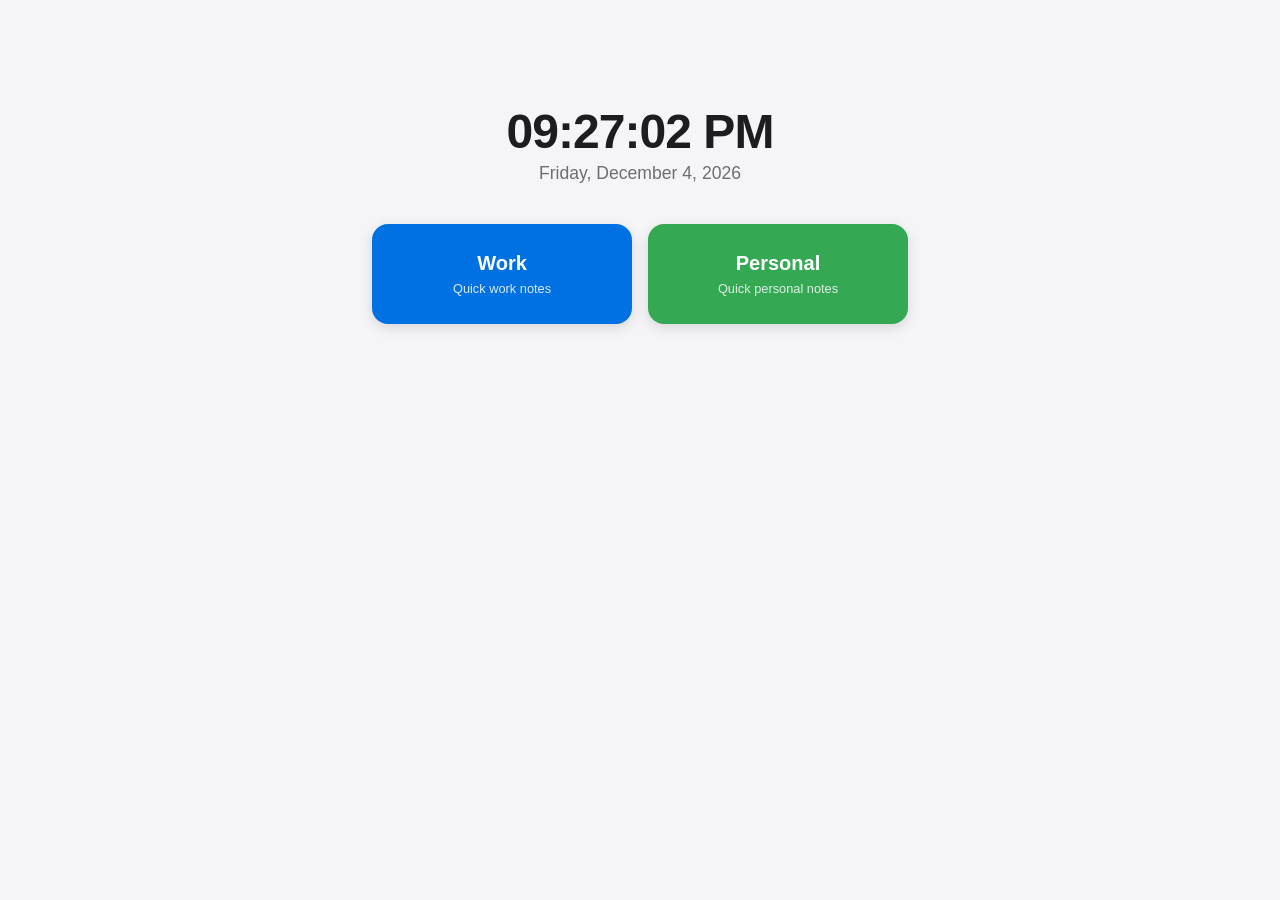
<file: index.html>
<!doctype html>
<html lang="en">
<head>
<meta charset="UTF-8" />
<meta name="viewport" content="width=device-width, initial-scale=1" />
<title>Notes Dashboard</title>
<link rel="stylesheet" href="style.css" />
</head>
<body>
  <div class="wrap dashboard">
    <p class="clock" id="clock">--:--:--</p>
    <p class="date" id="date">Loading date…</p>

    <div class="links">
      <a class="link-card work" href="work.html">
        Work
        <small>Quick work notes</small>
      </a>
      <a class="link-card personal" href="personal.html">
        Personal
        <small>Quick personal notes</small>
      </a>
    </div>
  </div>

  <script>
    function updateClock() {
      const now = new Date();
      const timeStr = now.toLocaleTimeString([], { hour: "2-digit", minute: "2-digit", second: "2-digit" });
      const dateStr = now.toLocaleDateString([], { weekday: "long", year: "numeric", month: "long", day: "numeric" });
      document.getElementById("clock").textContent = timeStr;
      document.getElementById("date").textContent = dateStr;
    }
    updateClock();
    setInterval(updateClock, 1000);
  </script>
</body>
</html>
</file>
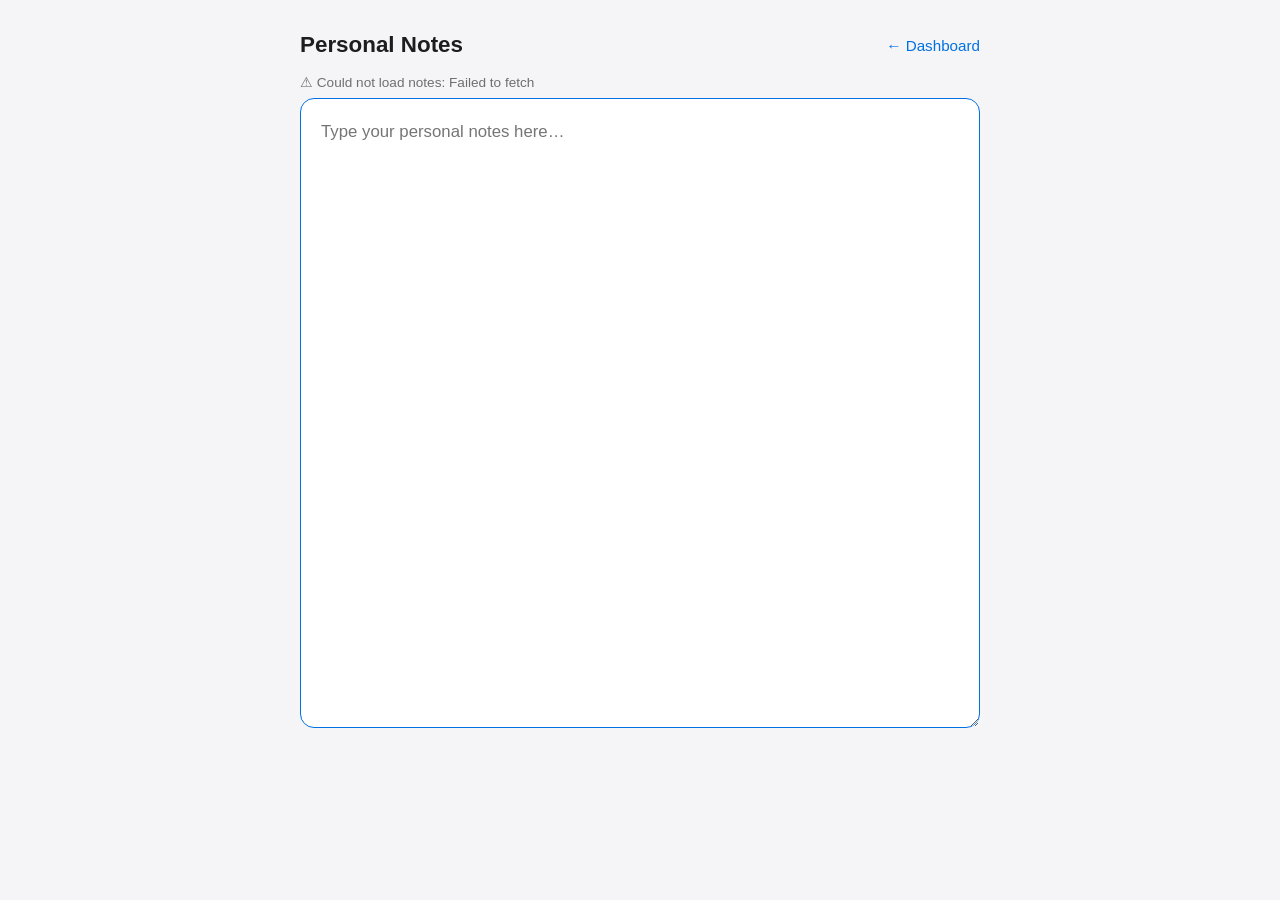
<file: personal.html>
<!doctype html>
<html lang="en">
<head>
<meta charset="UTF-8" />
<meta name="viewport" content="width=device-width, initial-scale=1" />
<title>Personal Notes</title>
<link rel="stylesheet" href="style.css" />
</head>
<body data-page="personal">
  <div class="wrap">
    <div class="note-header">
      <h1>Personal Notes</h1>
      <a class="back-link" href="index.html">&larr; Dashboard</a>
    </div>
    <p class="status" id="status"></p>
    <textarea id="notes" placeholder="Type your personal notes here…" autofocus></textarea>
  </div>

  <script src="config.js"></script>
  <script src="notes.js"></script>
</body>
</html>
</file>
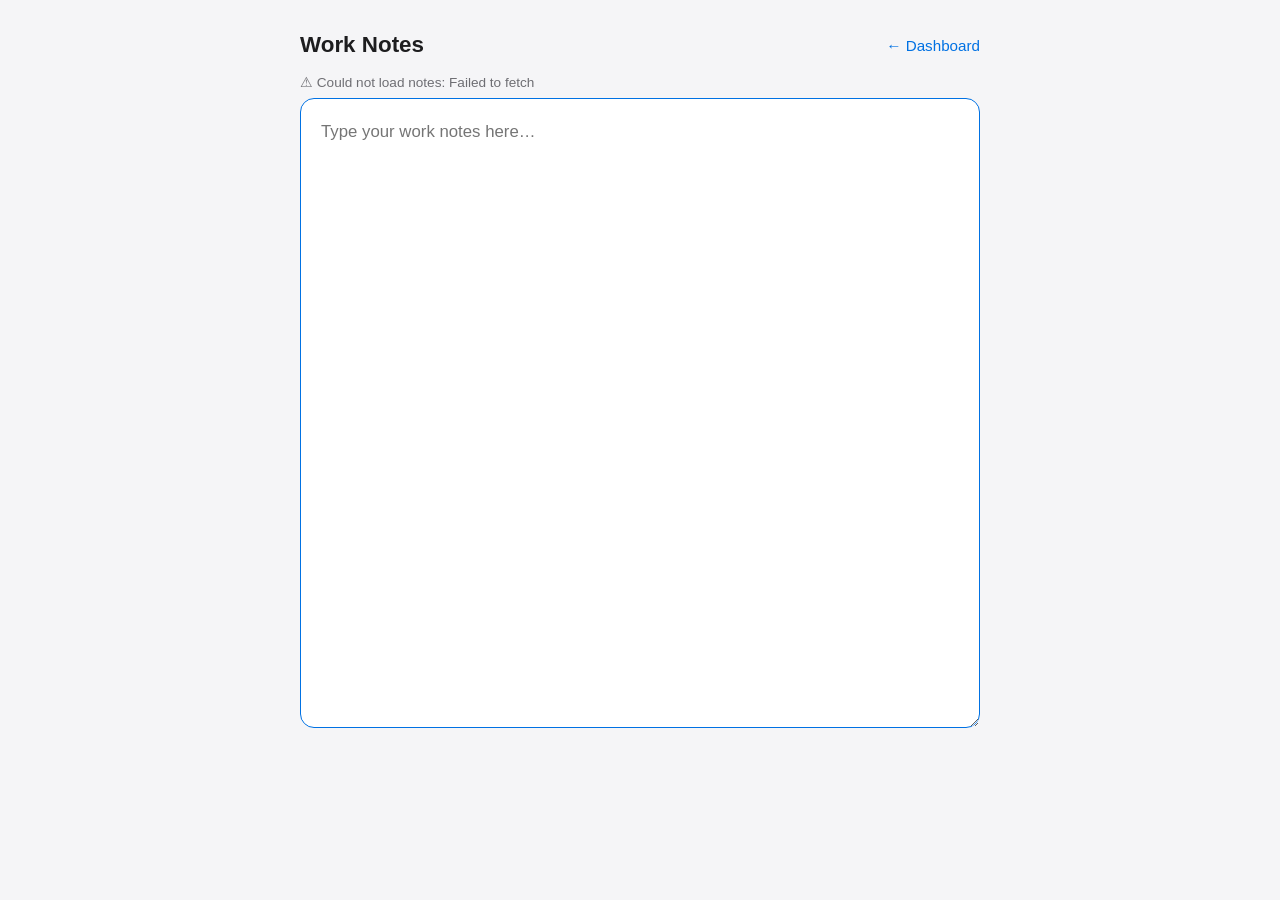
<file: work.html>
<!doctype html>
<html lang="en">
<head>
<meta charset="UTF-8" />
<meta name="viewport" content="width=device-width, initial-scale=1" />
<title>Work Notes</title>
<link rel="stylesheet" href="style.css" />
</head>
<body data-page="work">
  <div class="wrap">
    <div class="note-header">
      <h1>Work Notes</h1>
      <a class="back-link" href="index.html">&larr; Dashboard</a>
    </div>
    <p class="status" id="status"></p>
    <textarea id="notes" placeholder="Type your work notes here…" autofocus></textarea>
  </div>

  <script src="config.js"></script>
  <script src="notes.js"></script>
</body>
</html>
</file>
<file: style.css>
:root {
  --bg: #f5f5f7;
  --card-bg: #ffffff;
  --text: #1d1d1f;
  --muted: #6e6e73;
  --accent: #0071e3;
  --accent-work: #0071e3;
  --accent-personal: #34a853;
  --border: #e5e5ea;
}

@media (prefers-color-scheme: dark) {
  :root {
    --bg: #121212;
    --card-bg: #1c1c1e;
    --text: #f5f5f7;
    --muted: #9a9a9e;
    --border: #333336;
  }
}

* { box-sizing: border-box; }

body {
  margin: 0;
  font-family: -apple-system, BlinkMacSystemFont, "Segoe UI", Roboto, Helvetica, Arial, sans-serif;
  background: var(--bg);
  color: var(--text);
  min-height: 100vh;
  display: flex;
  flex-direction: column;
  align-items: center;
}

.wrap {
  width: 100%;
  max-width: 720px;
  padding: 32px 20px 60px;
}

/* ---------- Dashboard ---------- */

.dashboard {
  text-align: center;
  margin-top: 8vh;
}

.clock {
  font-size: 3rem;
  font-weight: 600;
  letter-spacing: -0.02em;
  margin: 0 0 4px;
}

.date {
  font-size: 1.1rem;
  color: var(--muted);
  margin: 0 0 40px;
}

.links {
  display: flex;
  gap: 16px;
  justify-content: center;
  flex-wrap: wrap;
}

.link-card {
  flex: 1 1 220px;
  max-width: 260px;
  text-decoration: none;
  color: #fff;
  padding: 28px 20px;
  border-radius: 16px;
  font-size: 1.25rem;
  font-weight: 600;
  box-shadow: 0 4px 14px rgba(0,0,0,0.12);
  transition: transform 0.15s ease;
}

.link-card:hover { transform: translateY(-2px); }

.link-card.work { background: var(--accent-work); }
.link-card.personal { background: var(--accent-personal); }

.link-card small {
  display: block;
  font-weight: 400;
  font-size: 0.8rem;
  margin-top: 6px;
  opacity: 0.85;
}

/* ---------- Note page ---------- */

.note-header {
  display: flex;
  align-items: center;
  justify-content: space-between;
  margin-bottom: 16px;
}

.note-header h1 {
  font-size: 1.4rem;
  margin: 0;
}

.back-link {
  color: var(--accent);
  text-decoration: none;
  font-size: 0.95rem;
}

.status {
  font-size: 0.85rem;
  color: var(--muted);
  min-height: 1.2em;
  margin-bottom: 8px;
}

textarea#notes {
  width: 100%;
  min-height: 70vh;
  padding: 20px;
  font-size: 1.05rem;
  line-height: 1.5;
  border-radius: 14px;
  border: 1px solid var(--border);
  background: var(--card-bg);
  color: var(--text);
  resize: vertical;
  font-family: inherit;
}

textarea#notes:focus {
  outline: none;
  border-color: var(--accent);
}
</file>
